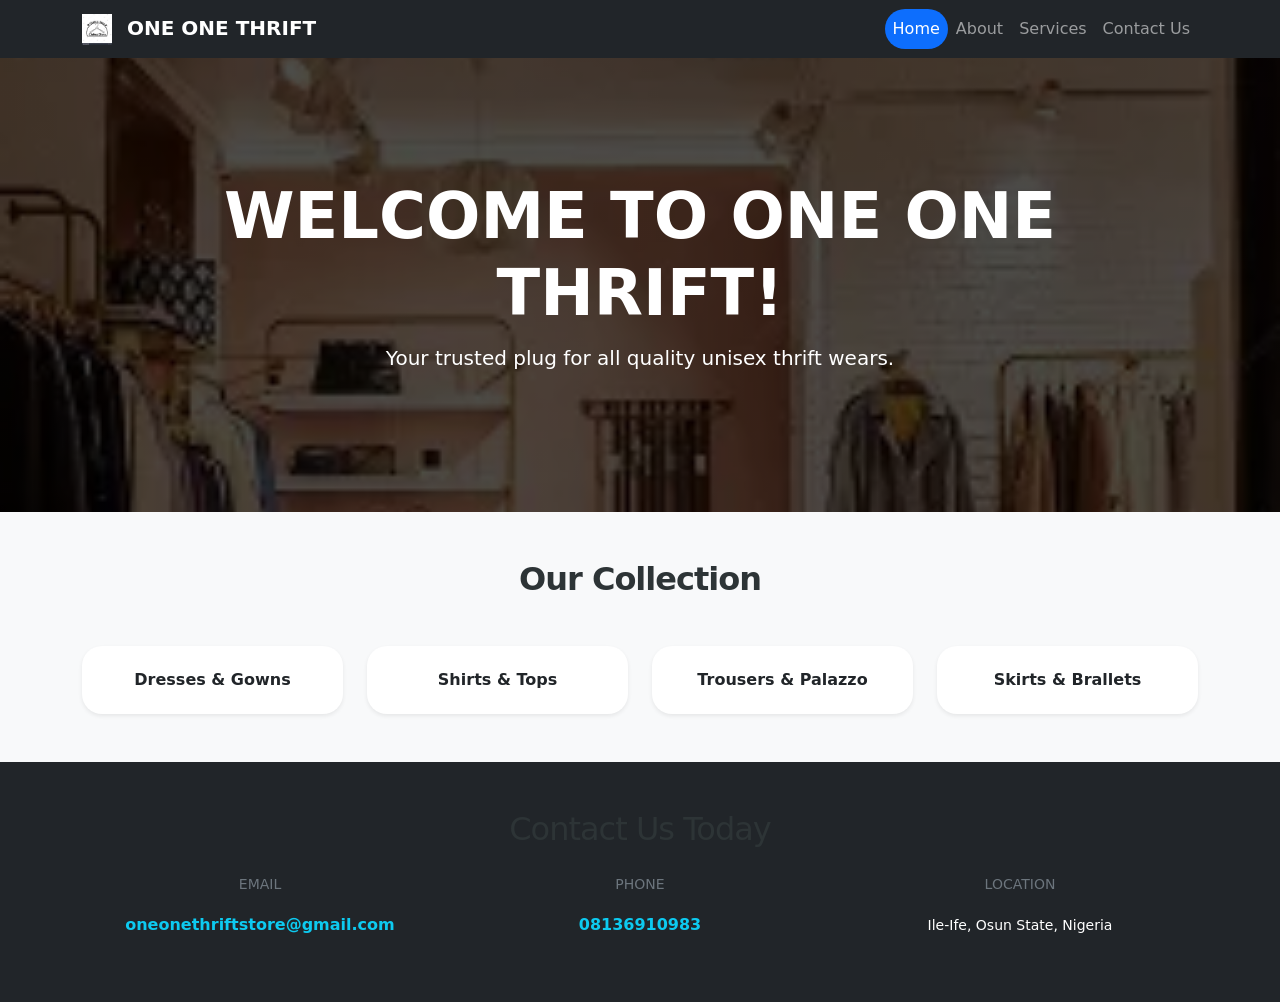
<file: index.html>
<!DOCTYPE html>
<html lang="en">
<head>
    <meta charset="UTF-8">
    <meta name="viewport" content="width=device-width, initial-scale=1.0">
    <title>One One Thrift Store | Quality Wears</title>
    
    <link href="https://cdn.jsdelivr.net/npm/bootstrap@5.3.0/dist/css/bootstrap.min.css" rel="stylesheet">
    
    <link rel="stylesheet" href="/style.css">
</head>
<body class="bg-light">

    <nav class="navbar navbar-expand-lg navbar-dark bg-dark sticky-top">
        <div class="container">
            <a class="navbar-brand fw-bold" href="#">
                <img src="img/oneLogo.png" alt="Logo" width="30" class="me-2">
                ONE ONE THRIFT
            </a>
            <button class="navbar-toggler" type="button" data-bs-toggle="collapse" data-bs-target="#navbarNav">
                <span class="navbar-toggler-icon"></span>
            </button>
            <div class="collapse navbar-collapse" id="navbarNav">
                <ul class="navbar-nav ms-auto">
                    <li class="nav-item"><a class="nav-link btn-cta ms-lg-3" href="/index.html">Home</a></li>
                    <li class="nav-item"><a class="nav-link" href="/about.html">About</a></li>
                    <li class="nav-item"><a class="nav-link" href="/service.html">Services</a></li>
                    <li class="nav-item"><a class="nav-link" href="/contact.html">Contact Us</a></li>
                </ul>
            </div>
        </div>
    </nav>

    <header class="hero-section text-center text-white">
        <div class="container">
            <h1 class="display-3 fw-bold">WELCOME TO ONE ONE THRIFT!</h1>
            <p class="lead">Your trusted plug for all quality unisex thrift wears.</p>
        </div>
    </header>

    <section id="services" class="py-5">
        <div class="container">
            <h2 class="text-center fw-bold mb-5">Our Collection</h2>
            <div class="row g-4 text-center">
                <div class="col-6 col-md-3">
                    <div class="service-card shadow-sm p-4 bg-white">
                        <h5>Dresses & Gowns</h5>
                    </div>
                </div>
                <div class="col-6 col-md-3">
                    <div class="service-card shadow-sm p-4 bg-white">
                        <h5>Shirts & Tops</h5>
                    </div>
                </div>
                <div class="col-6 col-md-3">
                    <div class="service-card shadow-sm p-4 bg-white">
                        <h5>Trousers & Palazzo</h5>
                    </div>
                </div>
                <div class="col-6 col-md-3">
                    <div class="service-card shadow-sm p-4 bg-white">
                        <h5>Skirts & Brallets</h5>
                    </div>
                </div>
            </div>
        </div>
    </section>

    <footer id="contact" class="bg-dark text-white py-5">
        <div class="container text-center">
            <h2 class="mb-4">Contact Us Today</h2>
            <div class="row">
                <div class="col-md-4 mb-3">
                    <p class="small text-uppercase text-secondary">Email</p>
                    <a href="mailto:oneonethriftstore@gmail.com" class="footer-link">oneonethriftstore@gmail.com</a>
                </div>
                <div class="col-md-4 mb-3">
                    <p class="small text-uppercase text-secondary">Phone</p>
                    <a href="tel:08136910983" class="footer-link">08136910983</a>
                </div>
                <div class="col-md-4">
                    <p class="small text-uppercase text-secondary">Location</p>
                    <p class="small">Ile-Ife, Osun State, Nigeria</p>
                </div>
            </div>
        </div>
    </footer>

    <script src="https://cdn.jsdelivr.net/npm/bootstrap@5.3.0/dist/js/bootstrap.bundle.min.js"></script>
</body>
</html>
</file>
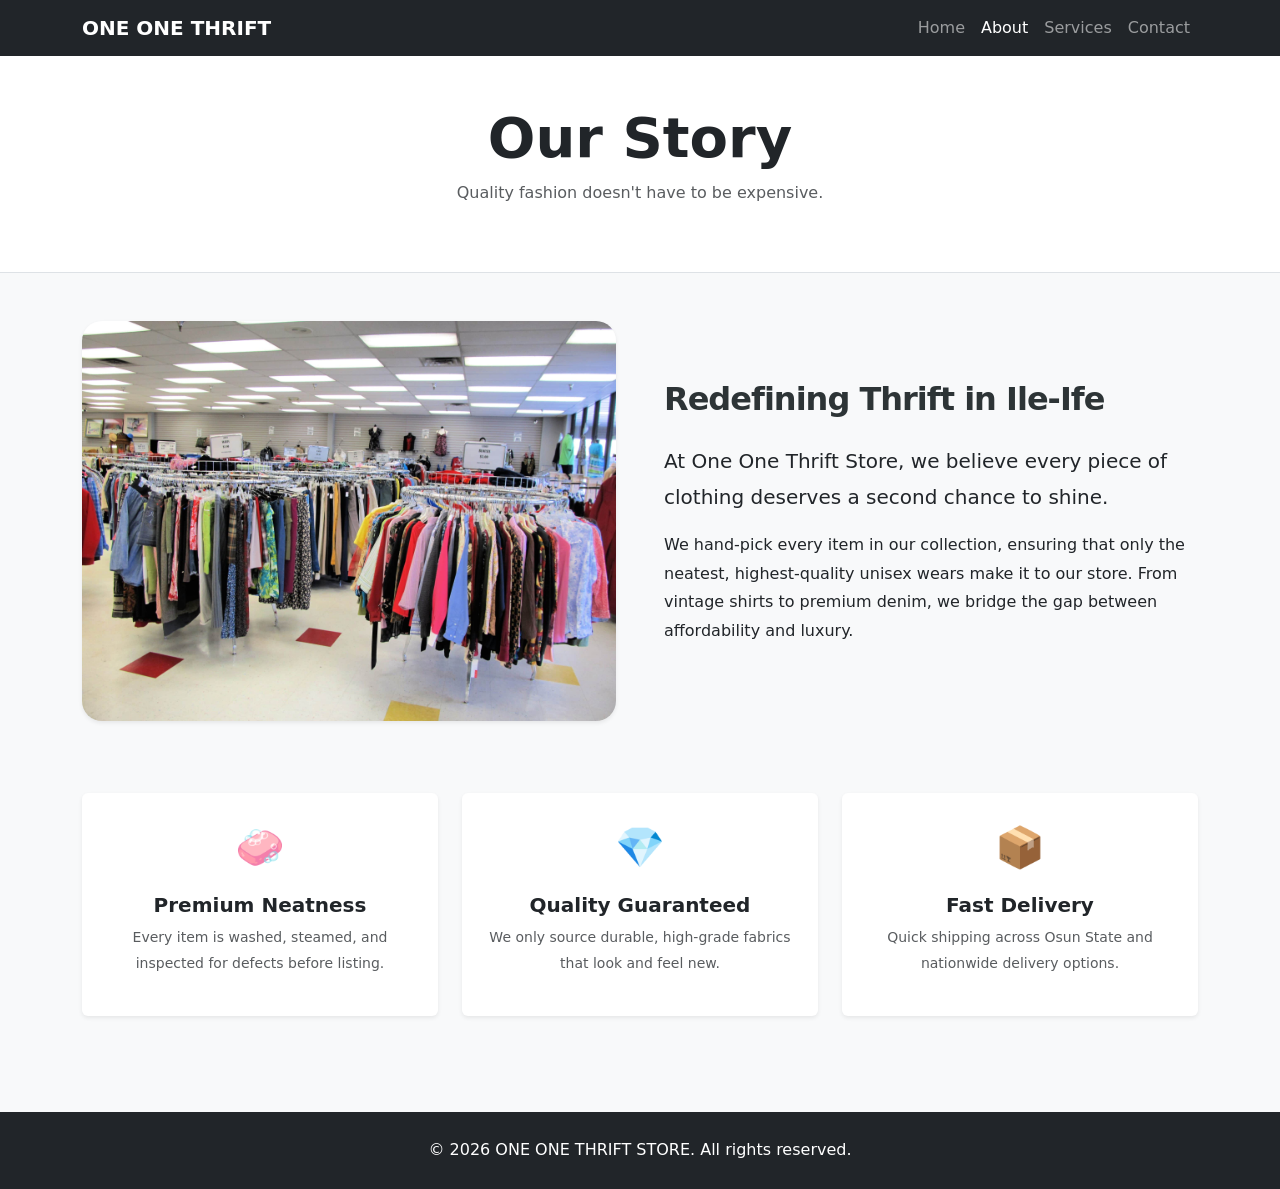
<file: about.html>
<!DOCTYPE html>
<html lang="en">
<head>
    <meta charset="UTF-8">
    <meta name="viewport" content="width=device-width, initial-scale=1.0">
    <title>About Us | One One Thrift Store</title>
    <link href="https://cdn.jsdelivr.net/npm/bootstrap@5.3.0/dist/css/bootstrap.min.css" rel="stylesheet">
    <link rel="stylesheet" href="style.css">
</head>
<body class="bg-light">

    <nav class="navbar navbar-expand-lg navbar-dark bg-dark sticky-top">
        <div class="container">
            <a class="navbar-brand fw-bold" href="index.html">ONE ONE THRIFT</a>
            <div class="collapse navbar-collapse" id="navbarNav">
                <ul class="navbar-nav ms-auto">
                    <li class="nav-item"><a class="nav-link" href="index.html">Home</a></li>
                    <li class="nav-item"><a class="nav-link active" href="about.html">About</a></li>
                    <li class="nav-item"><a class="nav-link" href="service.html">Services</a></li>
                    <li class="nav-item"><a class="nav-link" href="contact.html">Contact</a></li>
                </ul>
            </div>
        </div>
    </nav>

    <header class="bg-white py-5 text-center border-bottom">
        <div class="container">
            <h1 class="display-4 fw-bold">Our Story</h1>
            <p class="text-muted">Quality fashion doesn't have to be expensive.</p>
        </div>
    </header>

    <section class="container py-5">
        <div class="row align-items-center g-5 mb-5">
            <div class="col-lg-6">
                <div class="image-wrapper-about shadow-sm">
                    <img src="img/thriftPixs.png" alt="Our Collection" class="img-fluid rounded-4">
                </div>
            </div>
            <div class="col-lg-6">
                <h2 class="fw-bold mb-4">Redefining Thrift in Ile-Ife</h2>
                <p class="lead">At One One Thrift Store, we believe every piece of clothing deserves a second chance to shine.</p>
                <p>We hand-pick every item in our collection, ensuring that only the neatest, highest-quality unisex wears make it to our store. From vintage shirts to premium denim, we bridge the gap between affordability and luxury.</p>
            </div>
        </div>

        <div class="row g-4 mt-5">
            <div class="col-md-4">
                <div class="card border-0 shadow-sm p-4 h-100 text-center">
                    <div class="fs-1 mb-3">🧼</div>
                    <h5 class="fw-bold">Premium Neatness</h5>
                    <p class="text-muted small">Every item is washed, steamed, and inspected for defects before listing.</p>
                </div>
            </div>
            <div class="col-md-4">
                <div class="card border-0 shadow-sm p-4 h-100 text-center">
                    <div class="fs-1 mb-3">💎</div>
                    <h5 class="fw-bold">Quality Guaranteed</h5>
                    <p class="text-muted small">We only source durable, high-grade fabrics that look and feel new.</p>
                </div>
            </div>
            <div class="col-md-4">
                <div class="card border-0 shadow-sm p-4 h-100 text-center">
                    <div class="fs-1 mb-3">📦</div>
                    <h5 class="fw-bold">Fast Delivery</h5>
                    <p class="text-muted small">Quick shipping across Osun State and nationwide delivery options.</p>
                </div>
            </div>
        </div>
    </section>

    <footer class="bg-dark text-white py-4 mt-5">
        <div class="container text-center">
            <p class="mb-0">&copy; 2026 ONE ONE THRIFT STORE. All rights reserved.</p>
        </div>
    </footer>

    <script src="https://cdn.jsdelivr.net/npm/bootstrap@5.3.0/dist/js/bootstrap.bundle.min.js"></script>
</body>
</html>
</file>
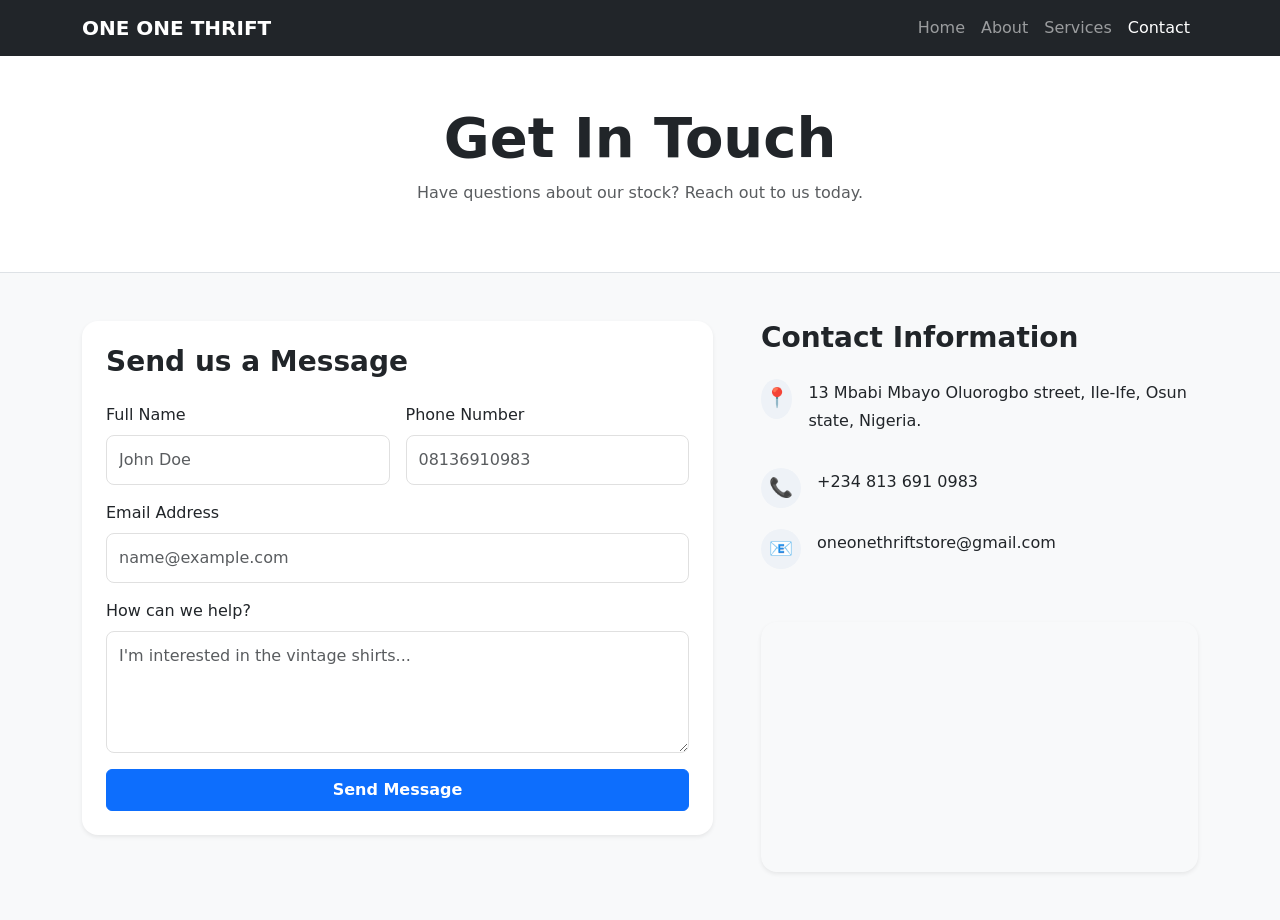
<file: contact.html>
<!DOCTYPE html>
<html lang="en">
<head>
    <meta charset="UTF-8">
    <meta name="viewport" content="width=device-width, initial-scale=1.0">
    <title>Contact Us | One One Thrift Store</title>
    <link href="https://cdn.jsdelivr.net/npm/bootstrap@5.3.0/dist/css/bootstrap.min.css" rel="stylesheet">
    <link rel="stylesheet" href="style.css">
</head>
<body class="bg-light">
    <nav class="navbar navbar-expand-lg navbar-dark bg-dark sticky-top">
        <div class="container">
            <a class="navbar-brand fw-bold" href="index.html">ONE ONE THRIFT</a>
            <div class="collapse navbar-collapse" id="navbarNav">
                <ul class="navbar-nav ms-auto">
                    <li class="nav-item"><a class="nav-link" href="index.html">Home</a></li>
                    <li class="nav-item"><a class="nav-link" href="about.html">About</a></li>
                    <li class="nav-item"><a class="nav-link" href="service.html">Services</a></li>
                    <li class="nav-item"><a class="nav-link active" href="contact.html">Contact</a></li>
                </ul>
            </div>
        </div>
    </nav>

    <header class="bg-white py-5 text-center border-bottom">
        <div class="container">
            <h1 class="display-4 fw-bold">Get In Touch</h1>
            <p class="text-muted">Have questions about our stock? Reach out to us today.</p>
        </div>
    </header>

    <section class="container py-5">
        <div class="row g-5">
            <div class="col-lg-7">
                <div class="card border-0 shadow-sm p-4 rounded-4">
                    <h3 class="fw-bold mb-4">Send us a Message</h3>
                    <form>
                        <div class="row g-3">
                            <div class="col-md-6">
                                <label class="form-label">Full Name</label>
                                <input type="text" class="form-control" placeholder="John Doe">
                            </div>
                            <div class="col-md-6">
                                <label class="form-label">Phone Number</label>
                                <input type="tel" class="form-control" placeholder="08136910983">
                            </div>
                            <div class="col-12">
                                <label class="form-label">Email Address</label>
                                <input type="email" class="form-control" placeholder="name@example.com">
                            </div>
                            <div class="col-12">
                                <label class="form-label">How can we help?</label>
                                <textarea class="form-control" rows="4" placeholder="I'm interested in the vintage shirts..."></textarea>
                            </div>
                            <div class="col-12">
                                <button type="submit" class="btn btn-primary w-100 py-2 fw-bold">Send Message</button>
                            </div>
                        </div>
                    </form>
                </div>
            </div>

            <div class="col-lg-5">
                <div class="mb-5">
                    <h3 class="fw-bold mb-4">Contact Information</h3>
                    <div class="d-flex mb-3">
                        <div class="contact-icon me-3">📍</div>
                        <p>13 Mbabi Mbayo Oluorogbo street, Ile-Ife, Osun state, Nigeria.</p>
                    </div>
                    <div class="d-flex mb-3">
                        <div class="contact-icon me-3">📞</div>
                        <p><a href="tel:08136910983" class="text-decoration-none text-dark">+234 813 691 0983</a></p>
                    </div>
                    <div class="d-flex mb-3">
                        <div class="contact-icon me-3">📧</div>
                        <p><a href="mailto:oneonethriftstore@gmail.com" class="text-decoration-none text-dark">oneonethriftstore@gmail.com</a></p>
                    </div>
                </div>

                <div class="rounded-4 overflow-hidden shadow-sm" style="height: 250px;">
                    <iframe 
                        src="https://www.google.com/maps/embed?pb=!1m18!1m12!1m3!1d15833.876251213032!2d4.532321!3d7.472851!2m3!1f0!2f0!3f0!3m2!1i1024!2i768!4f13.1!3m3!1m2!1s0x1038289436324d03%3A0x64e26a4b163351d5!2sIle-Ife!5e0!3m2!1sen!2sng!4v1700000000000" 
                        width="100%" height="100%" style="border:0;" allowfullscreen="" loading="lazy">
                    </iframe>
                </div>
            </div>
        </div>
    </section>

    <script src="https://cdn.jsdelivr.net/npm/bootstrap@5.3.0/dist/js/bootstrap.bundle.min.js"></script>
</body>
</html>
</file>
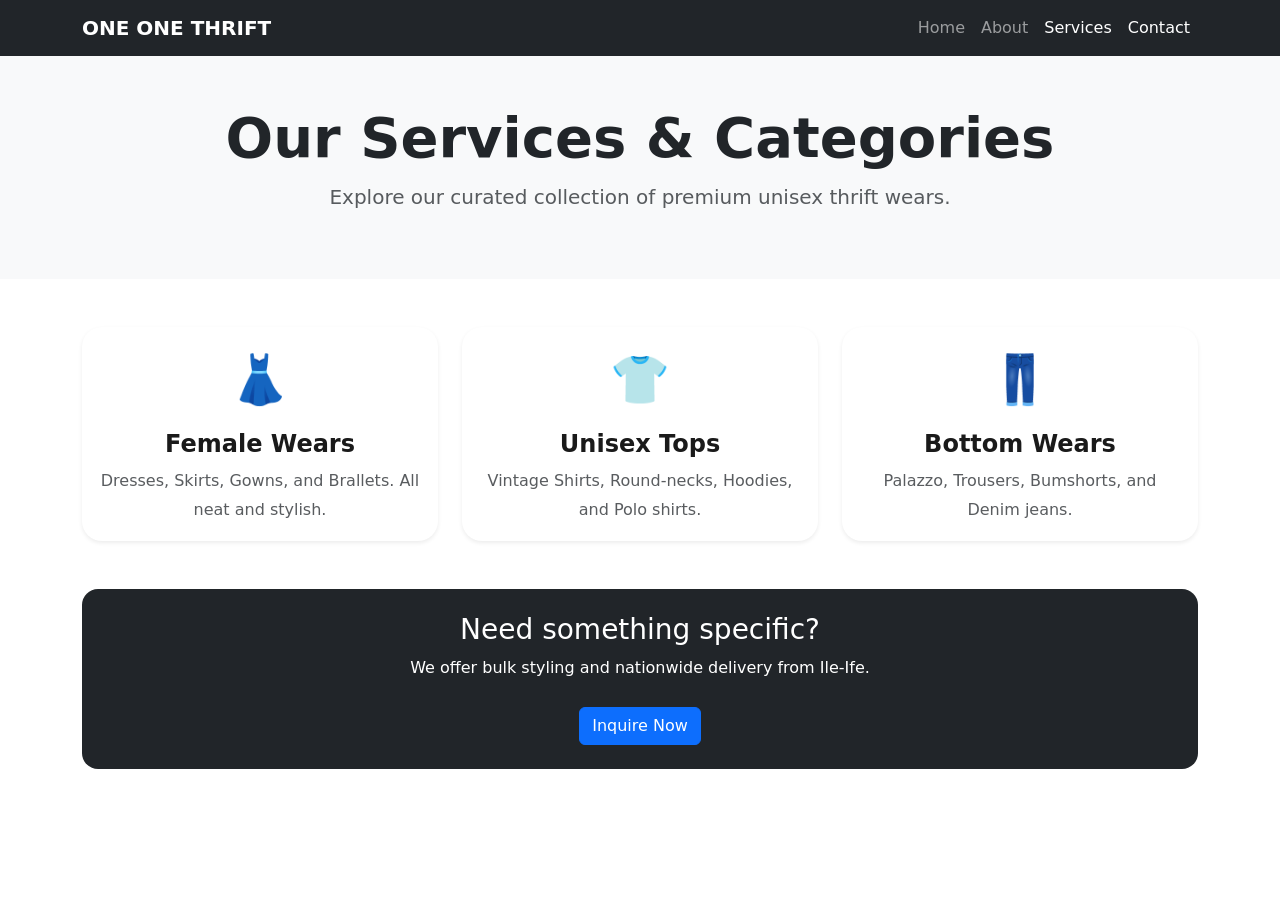
<file: service.html>
<!DOCTYPE html>
<html lang="en">
<head>
    <meta charset="UTF-8">
    <meta name="viewport" content="width=device-width, initial-scale=1.0">
    <title>Our Services | One One Thrift Store</title>
    <link href="https://cdn.jsdelivr.net/npm/bootstrap@5.3.0/dist/css/bootstrap.min.css" rel="stylesheet">
    <link rel="stylesheet" href="style.css">
</head>
<body>

    <nav class="navbar navbar-expand-lg navbar-dark bg-dark sticky-top">
        <div class="container">
            <a class="navbar-brand fw-bold" href="index.html">ONE ONE THRIFT</a>
            <div class="collapse navbar-collapse" id="navbarNav">
                <ul class="navbar-nav ms-auto">
                    <li class="nav-item"><a class="nav-link" href="index.html">Home</a></li>
                    <li class="nav-item"><a class="nav-link" href="about.html">About</a></li>
                    <li class="nav-item"><a class="nav-link active" href="/service.html">Services</a></li>
                    <li class="nav-item"><a class="nav-link active" href="contact.html">Contact</a></li>
                </ul>
            </div>
        </div>
    </nav>

    <header class="bg-light py-5 text-center">
        <div class="container">
            <h1 class="display-4 fw-bold">Our Services & Categories</h1>
            <p class="lead text-muted">Explore our curated collection of premium unisex thrift wears.</p>
        </div>
    </header>

    
    <section class="container py-5">
        <div class="row g-4">
            <div class="col-md-4">
                <div class="card service-card shadow-sm h-100">
                    <div class="card-body text-center">
                        <div class="service-icon">👗</div>
                        <h4 class="card-title fw-bold">Female Wears</h4>
                        <p class="card-text text-muted">Dresses, Skirts, Gowns, and Brallets. All neat and stylish.</p>
                    </div>
                </div>
            </div>

            <div class="col-md-4">
                <div class="card service-card shadow-sm h-100">
                    <div class="card-body text-center">
                        <div class="service-icon">👕</div>
                        <h4 class="card-title fw-bold">Unisex Tops</h4>
                        <p class="card-text text-muted">Vintage Shirts, Round-necks, Hoodies, and Polo shirts.</p>
                    </div>
                </div>
            </div>

            <div class="col-md-4">
                <div class="card service-card shadow-sm h-100">
                    <div class="card-body text-center">
                        <div class="service-icon">👖</div>
                        <h4 class="card-title fw-bold">Bottom Wears</h4>
                        <p class="card-text text-muted">Palazzo, Trousers, Bumshorts, and Denim jeans.</p>
                    </div>
                </div>
            </div>
        </div>

        <div class="mt-5 p-4 bg-dark text-white rounded-4 text-center">
            <h3>Need something specific?</h3>
            <p>We offer bulk styling and nationwide delivery from Ile-Ife.</p>
            <a href="mailto:oneonethriftstore@gmail.com" class="btn btn-primary mt-2">Inquire Now</a>
        </div>
    </section>

    <script src="https://cdn.jsdelivr.net/npm/bootstrap@5.3.0/dist/js/bootstrap.bundle.min.js"></script>
</body>
</html>
</file>
<file: style.css>
/* Custom Styles for One One Thrift Store */

/* Hero Section with Background Image */
.hero-section {
    background: linear-gradient(rgba(0,0,0,0.7), rgba(0,0,0,0.7)), url('/img/bg.jpg');
    background-size: cover;
    background-position: center;
    background-attachment: fixed; /* Parallax effect */
    padding: 120px 0;
}

/* Custom Button */
.btn-cta {
    background-color: #0d6efd;
    color: white;
    padding: 8px 24px;
    border-radius: 50px;
    text-decoration: none;
    transition: all 0.3s ease;
}

.btn-cta:hover {
    background-color: #004dc0;
    transform: translateY(-2px);
}

/* Video Styling */
.video-preview {
    border-radius: 15px;
    border: 4px solid rgba(255, 255, 255, 0.2);
}

/* Service Cards */
.service-card {
    border-radius: 12px;
    transition: transform 0.3s ease, box-shadow 0.3s ease;
    border: 1px solid #eee;
    height: 100%;
    display: flex;
    align-items: center;
    justify-content: center;
}

.service-card:hover {
    transform: translateY(-10px);
    box-shadow: 0 10px 20px rgba(0,0,0,0.1) !important;
}

.service-card h5 {
    font-size: 1rem;
    font-weight: 600;
    margin: 0;
}

/* Footer Links */
.footer-link {
    color: #0dcaf0;
    text-decoration: none;
    font-weight: bold;
}

.footer-link:hover {
    text-decoration: underline;
}

/* Custom Boutique Styles */
.about-hero-box {
    padding: 60px !important;
    transform: rotate(-2deg); /* Adds a cool, modern "off-grid" look */
}

.pillar-card {
    background: white;
    border-radius: 20px;
    transition: 0.3s;
    border: 1px solid #eee;
}

.pillar-card:hover {
    border-color: #0d6efd;
    transform: translateY(-10px);
}

.icon-circle {
    font-size: 2.5rem;
    background: #f8f9fa;
    width: 80px;
    height: 80px;
    line-height: 80px;
    border-radius: 50%;
    margin: 0 auto;
}

/* Fix for mobile */
@media (max-width: 768px) {
    .about-hero-box {
        transform: rotate(0deg); /* Remove rotation on small screens */
        padding: 30px !important;
    }
}

/* Letter Spacing for headers */
.ls-2 { letter-spacing: 2px; }

/* Image Wrapper to prevent it from being "too big" */
.image-wrapper {
    max-width: 400px; /* Limits the size on desktop */
    margin: 0 auto;
    border-radius: 20px;
    overflow: hidden;
    border: 8px solid #f8f9fa;
}

.prof-image {
    width: 100%;
    height: 450px;
    object-fit: cover; /* This makes the image look cropped and professional */
    display: block;
}

/* Typography Improvements */
h2 {
    color: #2d3436;
    letter-spacing: -1px;
}

p {
    line-height: 1.8; /* More space between lines of text is easier to read */
}

/* Stats Section Border Fix for Mobile */
@media (max-width: 768px) {
    .border-start, .border-end {
        border: none !important;
        margin-bottom: 2rem;
    }
    .prof-image {
        height: 300px; /* Smaller height on phones */
    }
}

/* About Page Image Control */
.image-wrapper-about {
    max-width: 100%;
    border-radius: 20px;
    overflow: hidden;
    /* This ensures the image isn't "too big" vertically */
    max-height: 500px; 
}

.image-wrapper-about img {
    width: 100%;
    height: 100%;
    object-fit: cover; /* Keeps the crop professional */
}

/* Card hover effect (Consistent with service page) */
.card {
    transition: transform 0.3s ease;
}

.card:hover {
    transform: translateY(-5px);
}


/* Service Page Styles */
.service-icon {
    font-size: 3rem;
    margin-bottom: 15px;
    display: inline-block;
}

.service-card {
    border: none;
    border-radius: 20px;
    transition: all 0.3s ease;
    background: #fff;
}

.service-card:hover {
    transform: translateY(-10px);
    box-shadow: 0 15px 30px rgba(0,0,0,0.1) !important;
    border-bottom: 4px solid #0d6efd; /* Adds a blue highlight on hover */
}

.card-title {
    color: #1a1a1a;
}

/* Contact Page Styling */
.contact-icon {
    width: 40px;
    height: 40px;
    background: #eef2f7;
    display: flex;
    align-items: center;
    justify-content: center;
    border-radius: 50%;
    font-size: 1.2rem;
}

.form-control {
    border: 1px solid #e0e0e0;
    padding: 12px;
    border-radius: 8px;
}

.form-control:focus {
    box-shadow: 0 0 0 0.25rem rgba(13, 110, 253, 0.1);
    border-color: #0d6efd;
}
</file>
